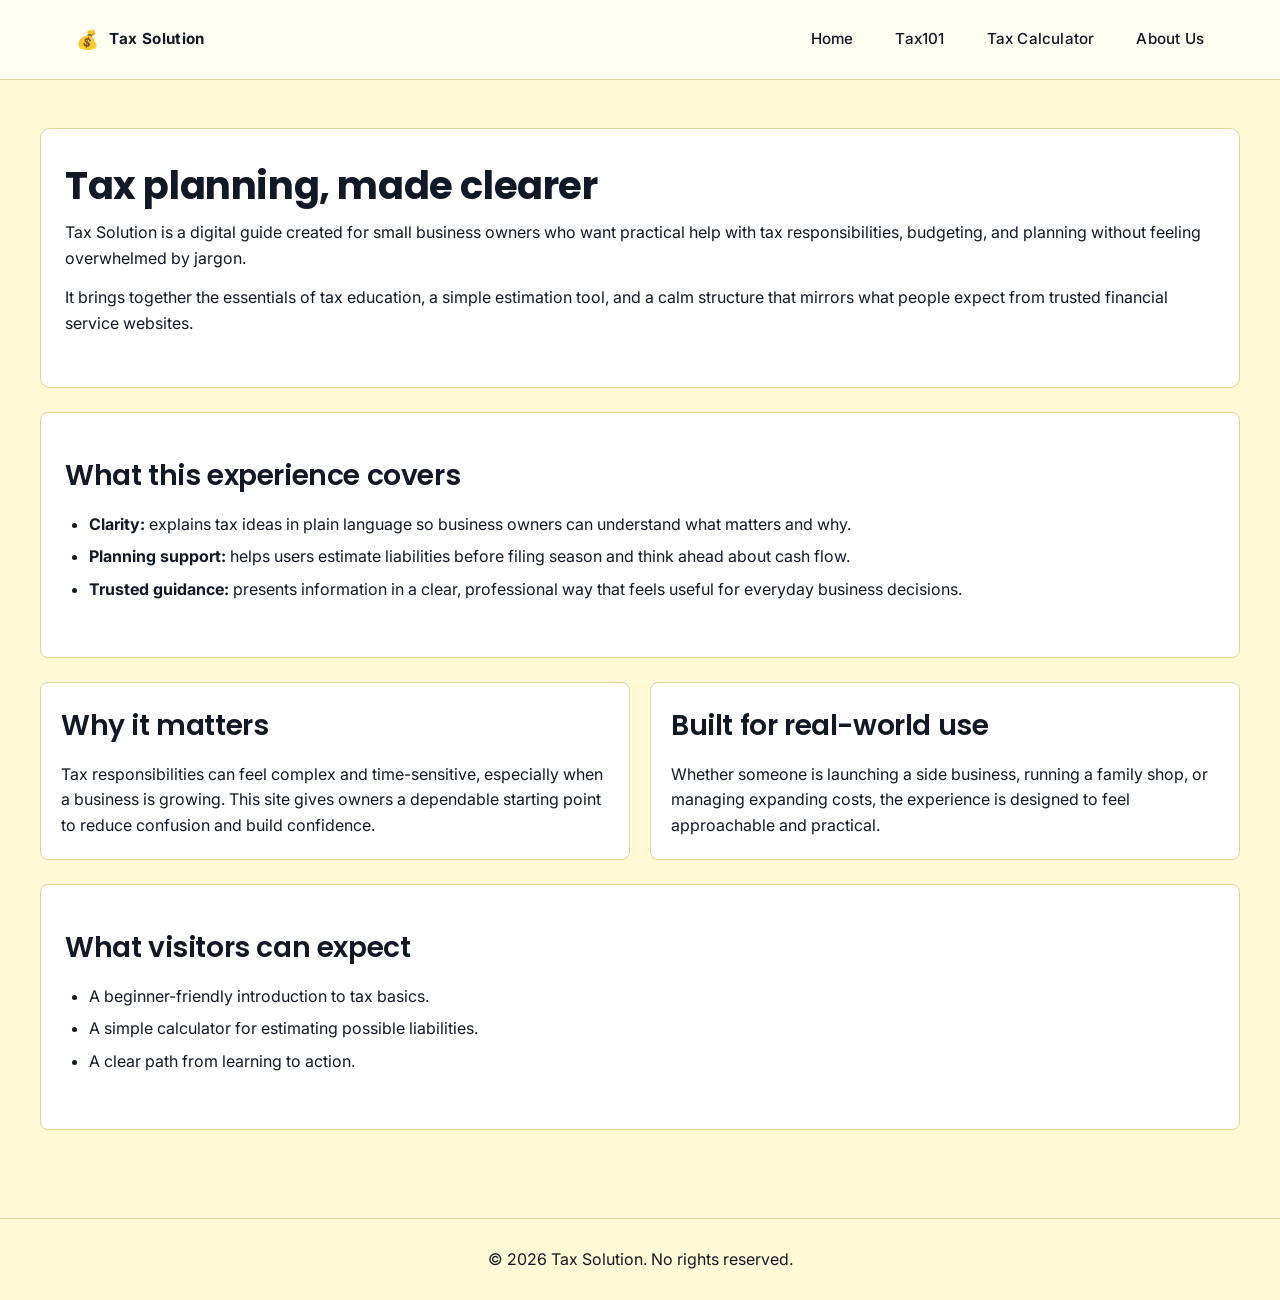
<file: index.html>
<!DOCTYPE html>
<html lang="en">
<head>
    <meta charset="UTF-8">
    <meta name="viewport" content="width=device-width, initial-scale=1.0">
    <meta name="description" content="Tax Solution helps business owners understand tax basics, estimate likely liabilities, and make smarter planning decisions with confidence.">
    <title>Tax Solution - Business Tax Support</title>
    <link rel="stylesheet" href="Appearance/styles.css">
</head>

<body>
    <header>
        <nav aria-label="Primary navigation">
            <div class="brand">
                <a class="logo" href="index.html">💰<span>Tax Solution</span></a>
            </div>
            <ul>
                <li><a href="index.html">Home</a></li>
                <li><a href="Structures/Tax101.html">Tax101</a></li>
                <li><a href="Structures/Tax-Calculator.html">Tax Calculator</a></li>
                <li><a href="Structures/about.html">About Us</a></li>
            </ul>
        </nav>
    </header>

    <main>
        <!-- #hero -->
        <section id="home" class="background-section">
            <h1>Tax planning, made clearer</h1>
            <p>Tax Solution is a digital guide created for small business owners who want practical help with tax responsibilities, budgeting, and planning without feeling overwhelmed by jargon.</p>
            <p>It brings together the essentials of tax education, a simple estimation tool, and a calm structure that mirrors what people expect from trusted financial service websites.</p>
        </section>

        <!-- #features -->
        <section id="services">
            <h2>What this experience covers</h2>
            <ul>
                <li><strong>Clarity:</strong> explains tax ideas in plain language so business owners can understand what matters and why.</li>
                <li><strong>Planning support:</strong> helps users estimate liabilities before filing season and think ahead about cash flow.</li>
                <li><strong>Trusted guidance:</strong> presents information in a clear, professional way that feels useful for everyday business decisions.</li>
            </ul>
        </section>

        <!-- #info -->
        <section id="about-contact" class="boxes-container">
            <div class="box about-box">
                <h2>Why it matters</h2>
                <p>Tax responsibilities can feel complex and time-sensitive, especially when a business is growing. This site gives owners a dependable starting point to reduce confusion and build confidence.</p>
            </div>
            <div class="box contact-box">
                <h2>Built for real-world use</h2>
                <p>Whether someone is launching a side business, running a family shop, or managing expanding costs, the experience is designed to feel approachable and practical.</p>
            </div>
        </section>

        <!-- #expectations -->
        <section id="background">
            <h2>What visitors can expect</h2>
            <ul>
                <li>A beginner-friendly introduction to tax basics.</li>
                <li>A simple calculator for estimating possible liabilities.</li> 
                <li>A clear path from learning to action.</li>
            </ul>
        </section>
    </main>

    <footer>
        <p>&copy; 2026 Tax Solution. No rights reserved.</p>
    </footer>
</body>
</html>
</file>
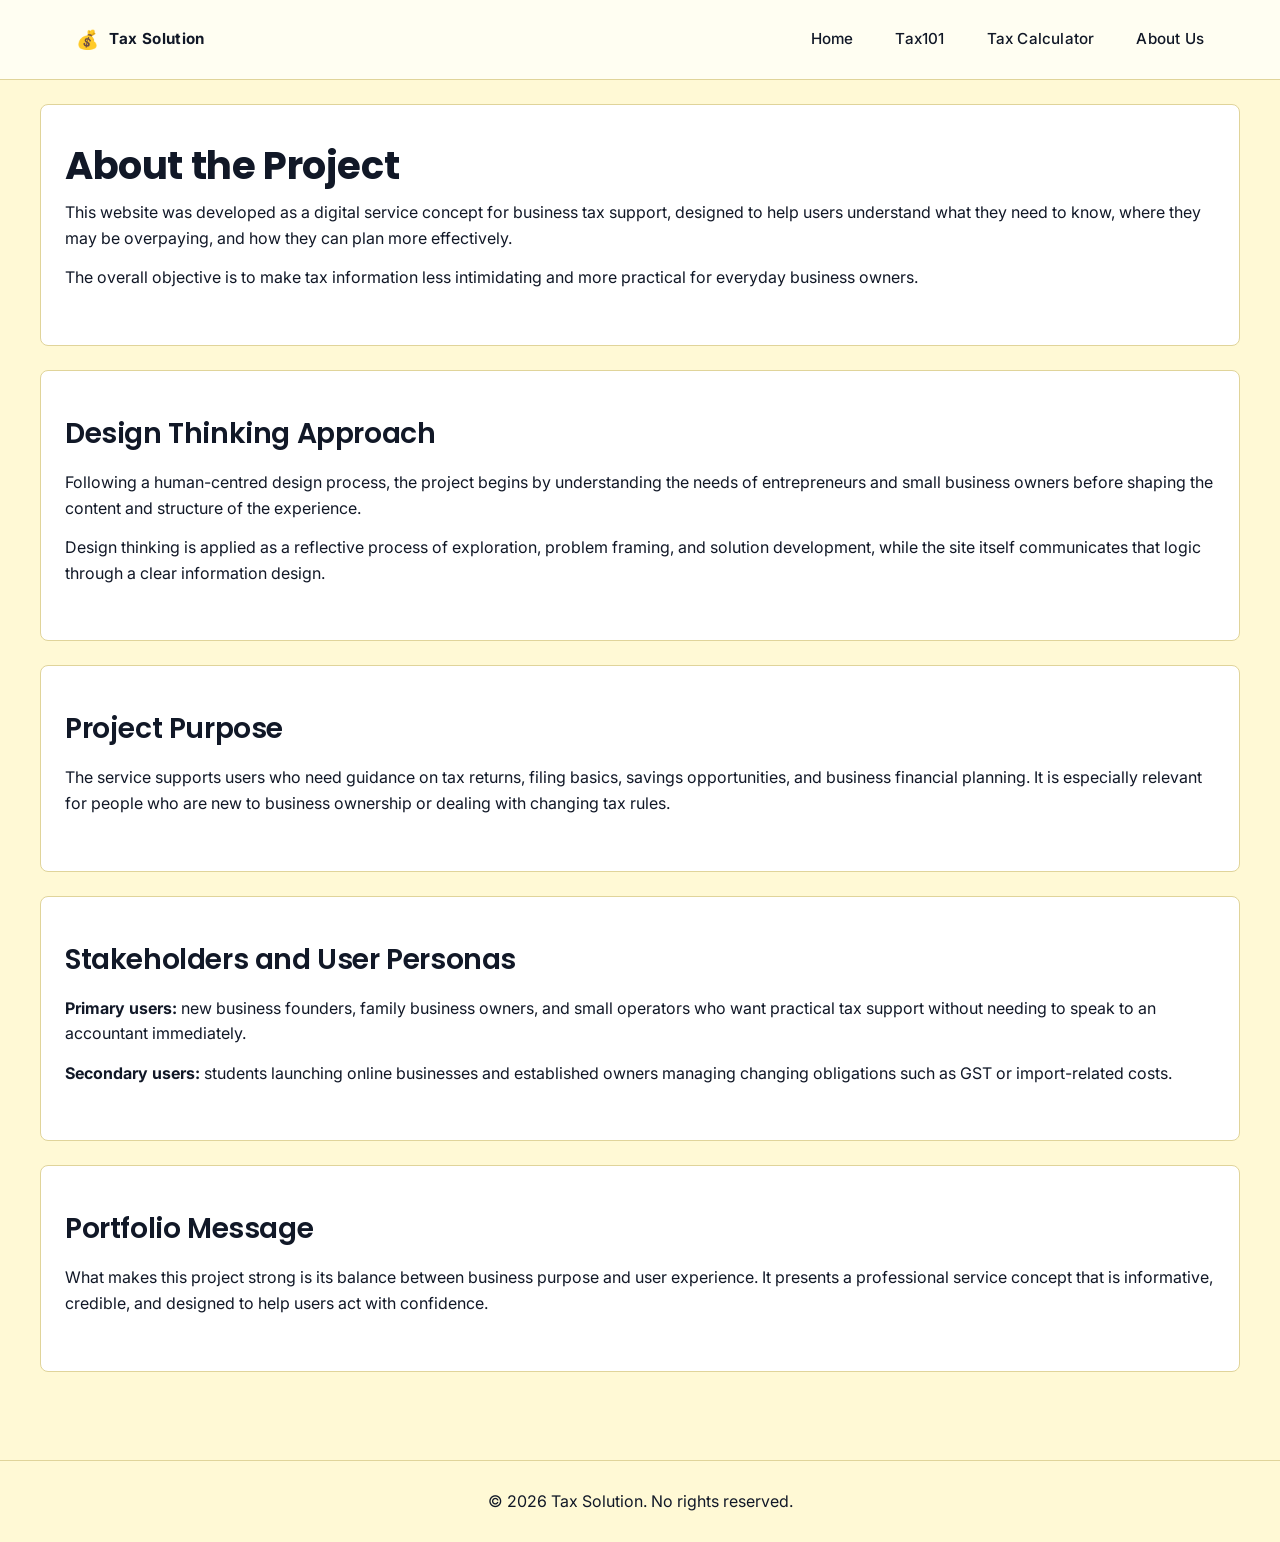
<file: about.html>
<!DOCTYPE html>
<html lang="en">
<head>
    <meta charset="UTF-8">
    <meta name="viewport" content="width=device-width, initial-scale=1.0">
    <meta name="description" content="Learn about Tax Solution, our mission, who we help, and how we make business tax topics easier to understand.">
    <title>Tax Solution - About Us</title>
    <link rel="stylesheet" href="Appearance/styles.css">
</head>
<body>
    <header>
        <nav aria-label="Primary navigation">
            <div class="brand">
                <a class="logo" href="index.html">💰<span>Tax Solution</span></a>
            </div>
            <ul>
                <li><a href="index.html">Home</a></li>
                <li><a href="Tax101.html">Tax101</a></li>
                <li><a href="Tax-Calculator.html">Tax Calculator</a></li>
                <li><a href="about.html">About Us</a></li>
            </ul>
        </nav>
    </header>

    <main>
        <section>
            <h1>About the Project</h1>
            <p>This website was developed as a digital service concept for business tax support, designed to help users understand what they need to know, where they may be overpaying, and how they can plan more effectively.</p>
            <p>The overall objective is to make tax information less intimidating and more practical for everyday business owners.</p>
        </section>

        <section>
            <h2>Design Thinking Approach</h2>
            <p>Following a human-centred design process, the project begins by understanding the needs of entrepreneurs and small business owners before shaping the content and structure of the experience.</p>
            <p>Design thinking is applied as a reflective process of exploration, problem framing, and solution development, while the site itself communicates that logic through a clear information design.</p>
        </section>

        <section>
            <h2>Project Purpose</h2>
            <p>The service supports users who need guidance on tax returns, filing basics, savings opportunities, and business financial planning. It is especially relevant for people who are new to business ownership or dealing with changing tax rules.</p>
        </section>

        <section>
            <h2>Stakeholders and User Personas</h2>
            <p><strong>Primary users:</strong> new business founders, family business owners, and small operators who want practical tax support without needing to speak to an accountant immediately.</p>
            <p><strong>Secondary users:</strong> students launching online businesses and established owners managing changing obligations such as GST or import-related costs.</p>
        </section>

        <section>
            <h2>Portfolio Message</h2>
            <p>What makes this project strong is its balance between business purpose and user experience. It presents a professional service concept that is informative, credible, and designed to help users act with confidence.</p>
        </section>
    </main>

    <footer>
        <p>&copy; 2026 Tax Solution. No rights reserved.</p>
    </footer>
</body>
</html>
</file>
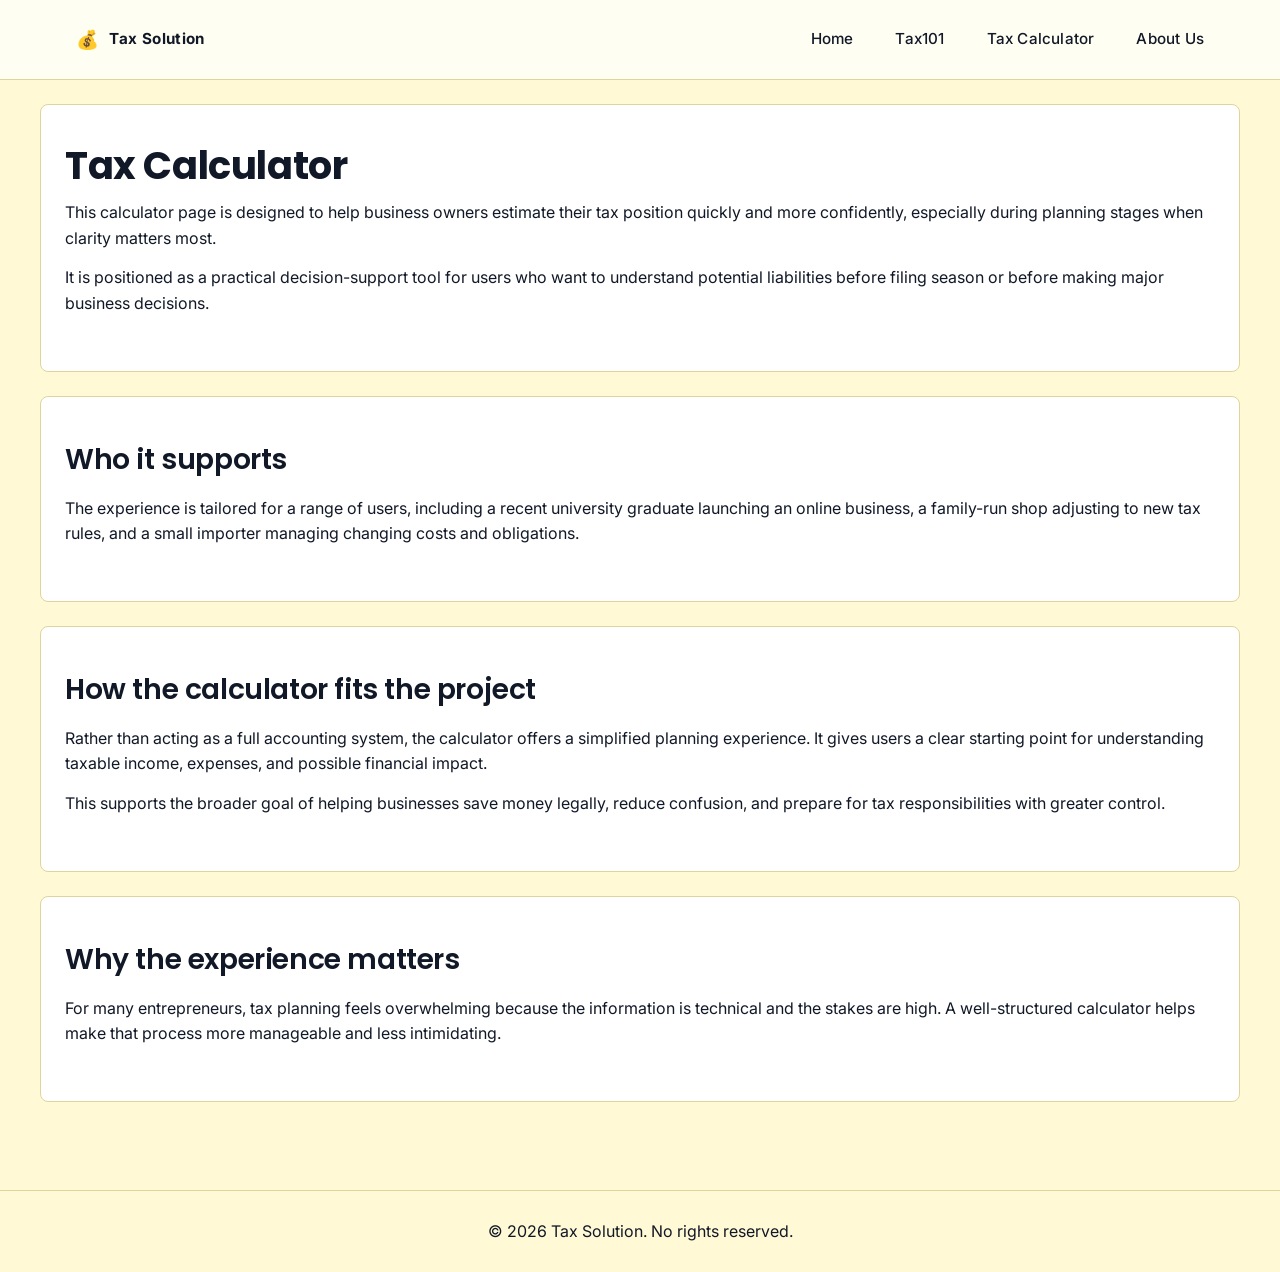
<file: Tax-Calculator.html>
<!DOCTYPE html>
<html lang="en">
<head>
    <meta charset="UTF-8">
    <meta name="viewport" content="width=device-width, initial-scale=1.0">
    <meta name="description" content="Estimate basic business tax liability, learn calculator tips, and understand how taxable income is calculated.">
    <title>Tax Solution - Tax Calculator</title>
    <link rel="stylesheet" href="Appearance/styles.css">
</head>
<body>
    <header>
        <nav aria-label="Primary navigation">
            <div class="brand">
                <a class="logo" href="index.html">💰<span>Tax Solution</span></a>
            </div>
            <ul>
                <li><a href="index.html">Home</a></li>
                <li><a href="Tax101.html">Tax101</a></li>
                <li><a href="Tax-Calculator.html">Tax Calculator</a></li>
                <li><a href="about.html">About Us</a></li>
            </ul>
        </nav>
    </header>

    <main>
        <section>
            <h1>Tax Calculator</h1>
            <p>This calculator page is designed to help business owners estimate their tax position quickly and more confidently, especially during planning stages when clarity matters most.</p>
            <p>It is positioned as a practical decision-support tool for users who want to understand potential liabilities before filing season or before making major business decisions.</p>
        </section>

        <section>
            <h2>Who it supports</h2>
            <p>The experience is tailored for a range of users, including a recent university graduate launching an online business, a family-run shop adjusting to new tax rules, and a small importer managing changing costs and obligations.</p>
        </section>

        <section>
            <h2>How the calculator fits the project</h2>
            <p>Rather than acting as a full accounting system, the calculator offers a simplified planning experience. It gives users a clear starting point for understanding taxable income, expenses, and possible financial impact.</p>
            <p>This supports the broader goal of helping businesses save money legally, reduce confusion, and prepare for tax responsibilities with greater control.</p>
        </section>

        <section>
            <h2>Why the experience matters</h2>
            <p>For many entrepreneurs, tax planning feels overwhelming because the information is technical and the stakes are high. A well-structured calculator helps make that process more manageable and less intimidating.</p>
        </section>
    </main>

    <footer>
        <p>&copy; 2026 Tax Solution. No rights reserved.</p>
    </footer>
</body>
</html>
</file>
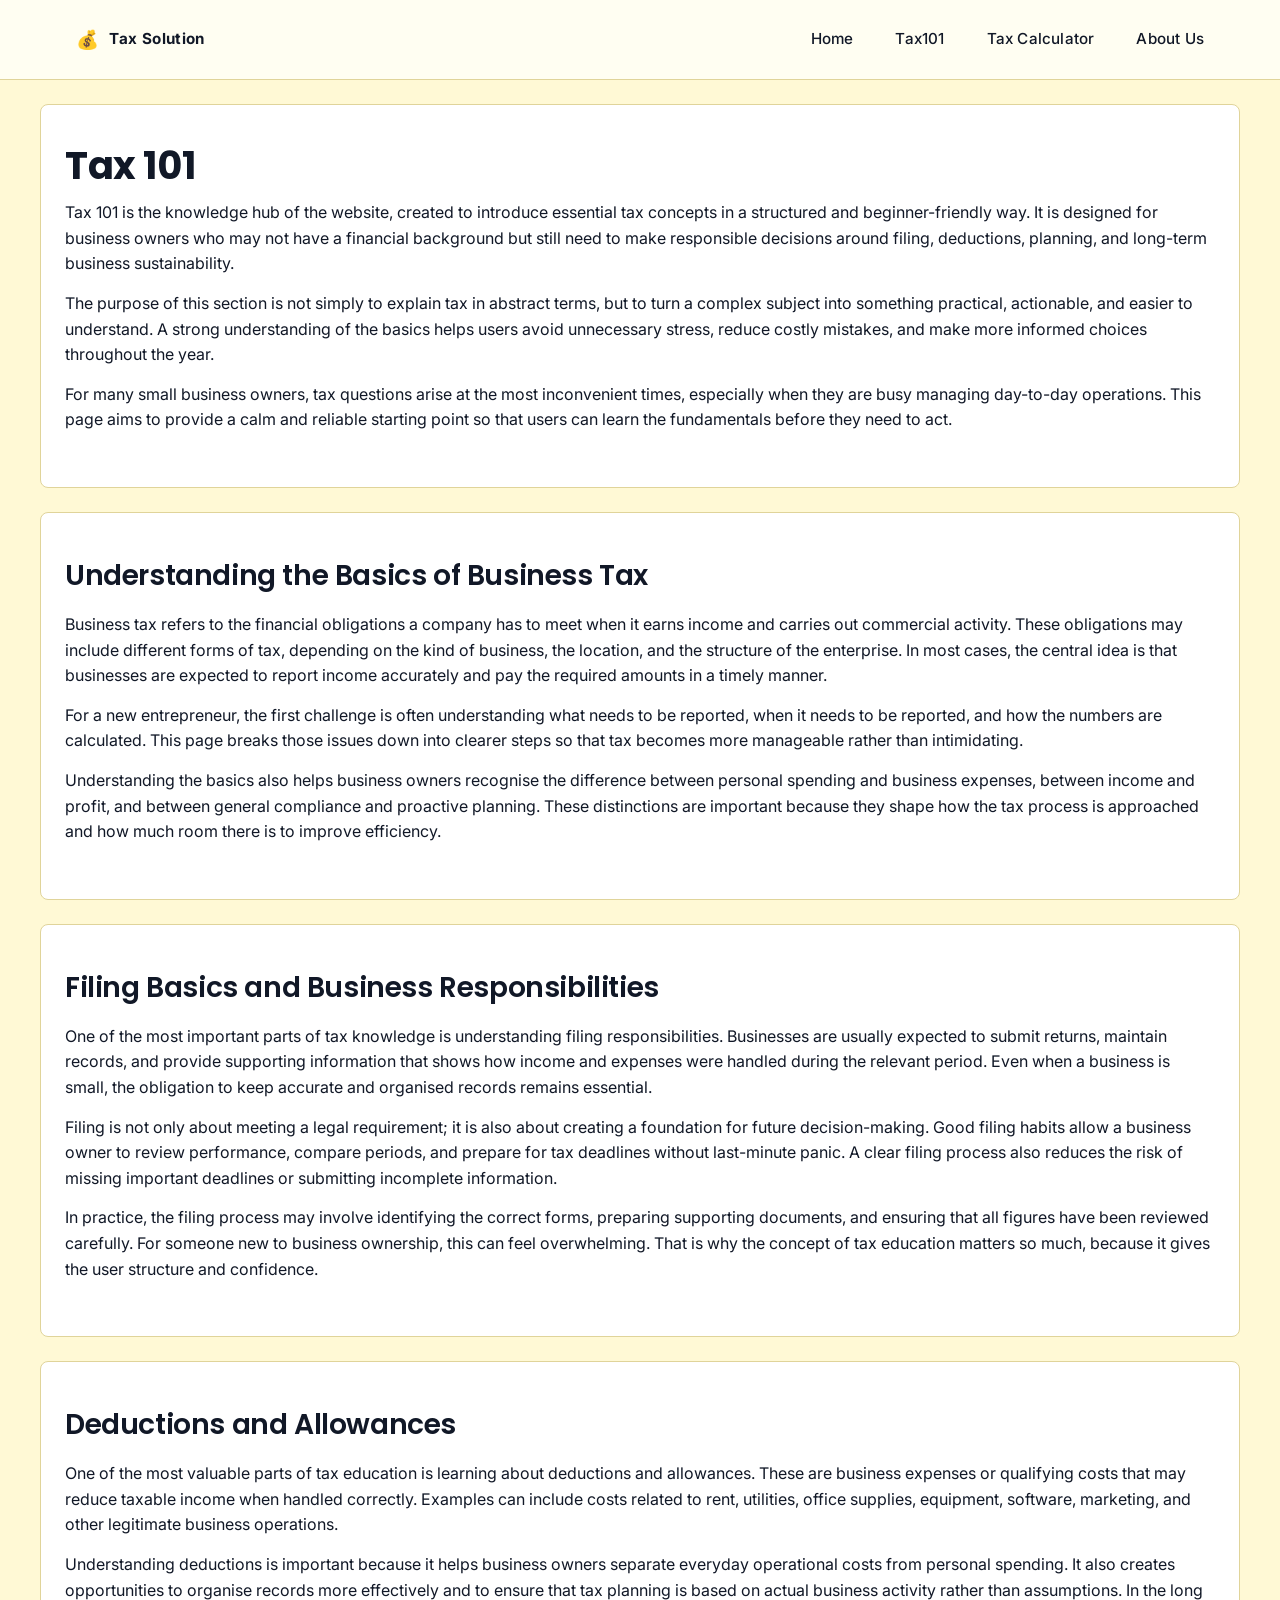
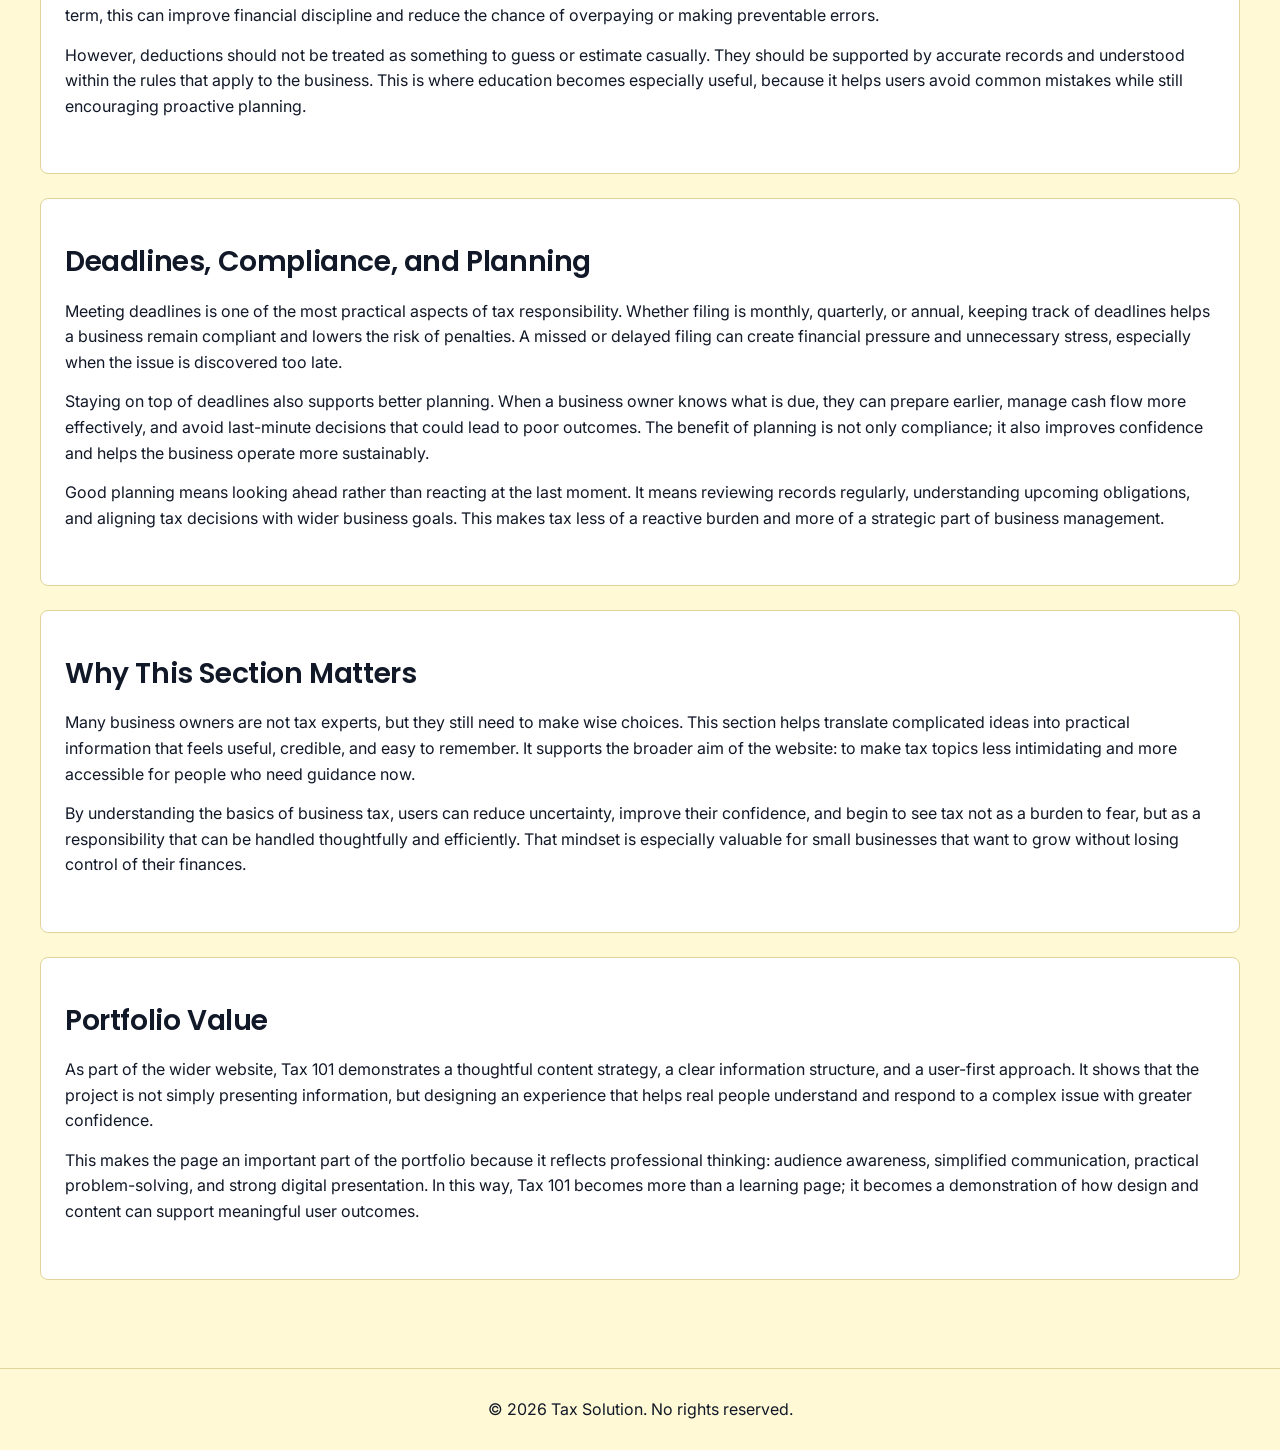
<file: Tax101.html>
<!DOCTYPE html>
<html lang="en">
<head>
    <meta charset="UTF-8">
    <meta name="viewport" content="width=device-width, initial-scale=1.0">
    <meta name="description" content="Business tax fundamentals for entrepreneurs, including filing basics, deductions, and important deadlines.">
    <title>Tax Solution - Tax 101</title>
    <link rel="stylesheet" href="Appearance/styles.css">
</head>
<body>
    <header>
        <nav aria-label="Primary navigation">
            <div class="brand">
                <a class="logo" href="index.html">💰<span>Tax Solution</span></a>
            </div>
            <ul>
                <li><a href="index.html">Home</a></li>
                <li><a href="Tax101.html">Tax101</a></li>
                <li><a href="Tax-Calculator.html">Tax Calculator</a></li>
                <li><a href="about.html">About Us</a></li>
            </ul>
        </nav>
    </header>

    <main>
        <section>
            <h1>Tax 101</h1>
            <p>Tax 101 is the knowledge hub of the website, created to introduce essential tax concepts in a structured and beginner-friendly way. It is designed for business owners who may not have a financial background but still need to make responsible decisions around filing, deductions, planning, and long-term business sustainability.</p>
            <p>The purpose of this section is not simply to explain tax in abstract terms, but to turn a complex subject into something practical, actionable, and easier to understand. A strong understanding of the basics helps users avoid unnecessary stress, reduce costly mistakes, and make more informed choices throughout the year.</p>
            <p>For many small business owners, tax questions arise at the most inconvenient times, especially when they are busy managing day-to-day operations. This page aims to provide a calm and reliable starting point so that users can learn the fundamentals before they need to act.</p>
        </section>

        <section>
            <h2>Understanding the Basics of Business Tax</h2>
            <p>Business tax refers to the financial obligations a company has to meet when it earns income and carries out commercial activity. These obligations may include different forms of tax, depending on the kind of business, the location, and the structure of the enterprise. In most cases, the central idea is that businesses are expected to report income accurately and pay the required amounts in a timely manner.</p>
            <p>For a new entrepreneur, the first challenge is often understanding what needs to be reported, when it needs to be reported, and how the numbers are calculated. This page breaks those issues down into clearer steps so that tax becomes more manageable rather than intimidating.</p>
            <p>Understanding the basics also helps business owners recognise the difference between personal spending and business expenses, between income and profit, and between general compliance and proactive planning. These distinctions are important because they shape how the tax process is approached and how much room there is to improve efficiency.</p>
        </section>

        <section>
            <h2>Filing Basics and Business Responsibilities</h2>
            <p>One of the most important parts of tax knowledge is understanding filing responsibilities. Businesses are usually expected to submit returns, maintain records, and provide supporting information that shows how income and expenses were handled during the relevant period. Even when a business is small, the obligation to keep accurate and organised records remains essential.</p>
            <p>Filing is not only about meeting a legal requirement; it is also about creating a foundation for future decision-making. Good filing habits allow a business owner to review performance, compare periods, and prepare for tax deadlines without last-minute panic. A clear filing process also reduces the risk of missing important deadlines or submitting incomplete information.</p>
            <p>In practice, the filing process may involve identifying the correct forms, preparing supporting documents, and ensuring that all figures have been reviewed carefully. For someone new to business ownership, this can feel overwhelming. That is why the concept of tax education matters so much, because it gives the user structure and confidence.</p>
        </section>

        <section>
            <h2>Deductions and Allowances</h2>
            <p>One of the most valuable parts of tax education is learning about deductions and allowances. These are business expenses or qualifying costs that may reduce taxable income when handled correctly. Examples can include costs related to rent, utilities, office supplies, equipment, software, marketing, and other legitimate business operations.</p>
            <p>Understanding deductions is important because it helps business owners separate everyday operational costs from personal spending. It also creates opportunities to organise records more effectively and to ensure that tax planning is based on actual business activity rather than assumptions. In the long term, this can improve financial discipline and reduce the chance of overpaying or making preventable errors.</p>
            <p>However, deductions should not be treated as something to guess or estimate casually. They should be supported by accurate records and understood within the rules that apply to the business. This is where education becomes especially useful, because it helps users avoid common mistakes while still encouraging proactive planning.</p>
        </section>

        <section>
            <h2>Deadlines, Compliance, and Planning</h2>
            <p>Meeting deadlines is one of the most practical aspects of tax responsibility. Whether filing is monthly, quarterly, or annual, keeping track of deadlines helps a business remain compliant and lowers the risk of penalties. A missed or delayed filing can create financial pressure and unnecessary stress, especially when the issue is discovered too late.</p>
            <p>Staying on top of deadlines also supports better planning. When a business owner knows what is due, they can prepare earlier, manage cash flow more effectively, and avoid last-minute decisions that could lead to poor outcomes. The benefit of planning is not only compliance; it also improves confidence and helps the business operate more sustainably.</p>
            <p>Good planning means looking ahead rather than reacting at the last moment. It means reviewing records regularly, understanding upcoming obligations, and aligning tax decisions with wider business goals. This makes tax less of a reactive burden and more of a strategic part of business management.</p>
        </section>

        <section>
            <h2>Why This Section Matters</h2>
            <p>Many business owners are not tax experts, but they still need to make wise choices. This section helps translate complicated ideas into practical information that feels useful, credible, and easy to remember. It supports the broader aim of the website: to make tax topics less intimidating and more accessible for people who need guidance now.</p>
            <p>By understanding the basics of business tax, users can reduce uncertainty, improve their confidence, and begin to see tax not as a burden to fear, but as a responsibility that can be handled thoughtfully and efficiently. That mindset is especially valuable for small businesses that want to grow without losing control of their finances.</p>
        </section>

        <section>
            <h2>Portfolio Value</h2>
            <p>As part of the wider website, Tax 101 demonstrates a thoughtful content strategy, a clear information structure, and a user-first approach. It shows that the project is not simply presenting information, but designing an experience that helps real people understand and respond to a complex issue with greater confidence.</p>
            <p>This makes the page an important part of the portfolio because it reflects professional thinking: audience awareness, simplified communication, practical problem-solving, and strong digital presentation. In this way, Tax 101 becomes more than a learning page; it becomes a demonstration of how design and content can support meaningful user outcomes.</p>
        </section>
    </main>

    <footer>
        <p>&copy; 2026 Tax Solution. No rights reserved.</p>
    </footer>
</body>
</html>
</file>
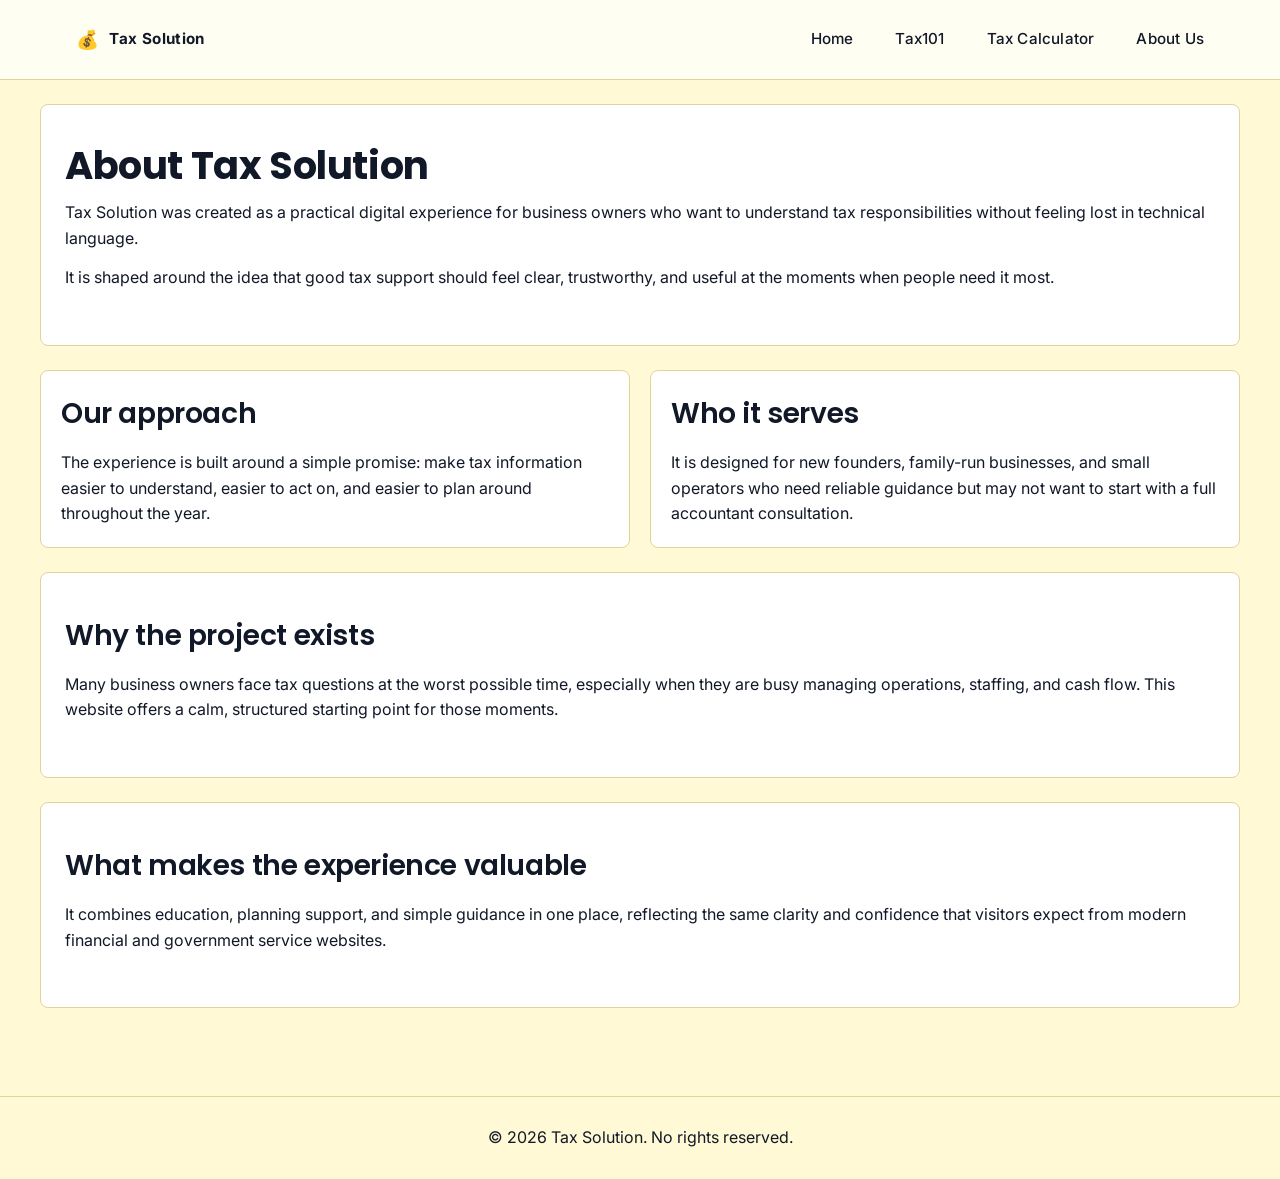
<file: Structures/about.html>
<!DOCTYPE html>
<html lang="en">
<head>
    <meta charset="UTF-8">
    <meta name="viewport" content="width=device-width, initial-scale=1.0">
    <meta name="description" content="Learn how Tax Solution was created to help small business owners understand tax responsibilities with confidence and clarity.">
    <title>Tax Solution - About Us</title>
    <link rel="stylesheet" href="../Appearance/styles.css">
</head>
<body>
    <header>
        <nav aria-label="Primary navigation">
            <div class="brand">
                <a class="logo" href="../index.html">💰<span>Tax Solution</span></a>
            </div>
            <ul>
                <li><a href="../index.html">Home</a></li>
                <li><a href="Tax101.html">Tax101</a></li>
                <li><a href="Tax-Calculator.html">Tax Calculator</a></li>
                <li><a href="about.html">About Us</a></li>
            </ul>
        </nav>
    </header>

    <main>
        <!-- #about -->
        <section>
            <h1>About Tax Solution</h1>
            <p>Tax Solution was created as a practical digital experience for business owners who want to understand tax responsibilities without feeling lost in technical language.</p>
            <p>It is shaped around the idea that good tax support should feel clear, trustworthy, and useful at the moments when people need it most.</p>
        </section>

        <!-- #approach -->
        <section class="boxes-container">
            <div class="box about-box">
                <h2>Our approach</h2>
                <p>The experience is built around a simple promise: make tax information easier to understand, easier to act on, and easier to plan around throughout the year.</p>
            </div>
            <div class="box contact-box">
                <h2>Who it serves</h2>
                <p>It is designed for new founders, family-run businesses, and small operators who need reliable guidance but may not want to start with a full accountant consultation.</p>
            </div>
        </section>

        <!-- #purpose -->
        <section>
            <h2>Why the project exists</h2>
            <p>Many business owners face tax questions at the worst possible time, especially when they are busy managing operations, staffing, and cash flow. This website offers a calm, structured starting point for those moments.</p>
        </section>

        <!-- #value -->
        <section>
            <h2>What makes the experience valuable</h2>
            <p>It combines education, planning support, and simple guidance in one place, reflecting the same clarity and confidence that visitors expect from modern financial and government service websites.</p>
        </section>
    </main>

    <footer>
        <p>&copy; 2026 Tax Solution. No rights reserved.</p>
    </footer>
</body>
</html>
</file>
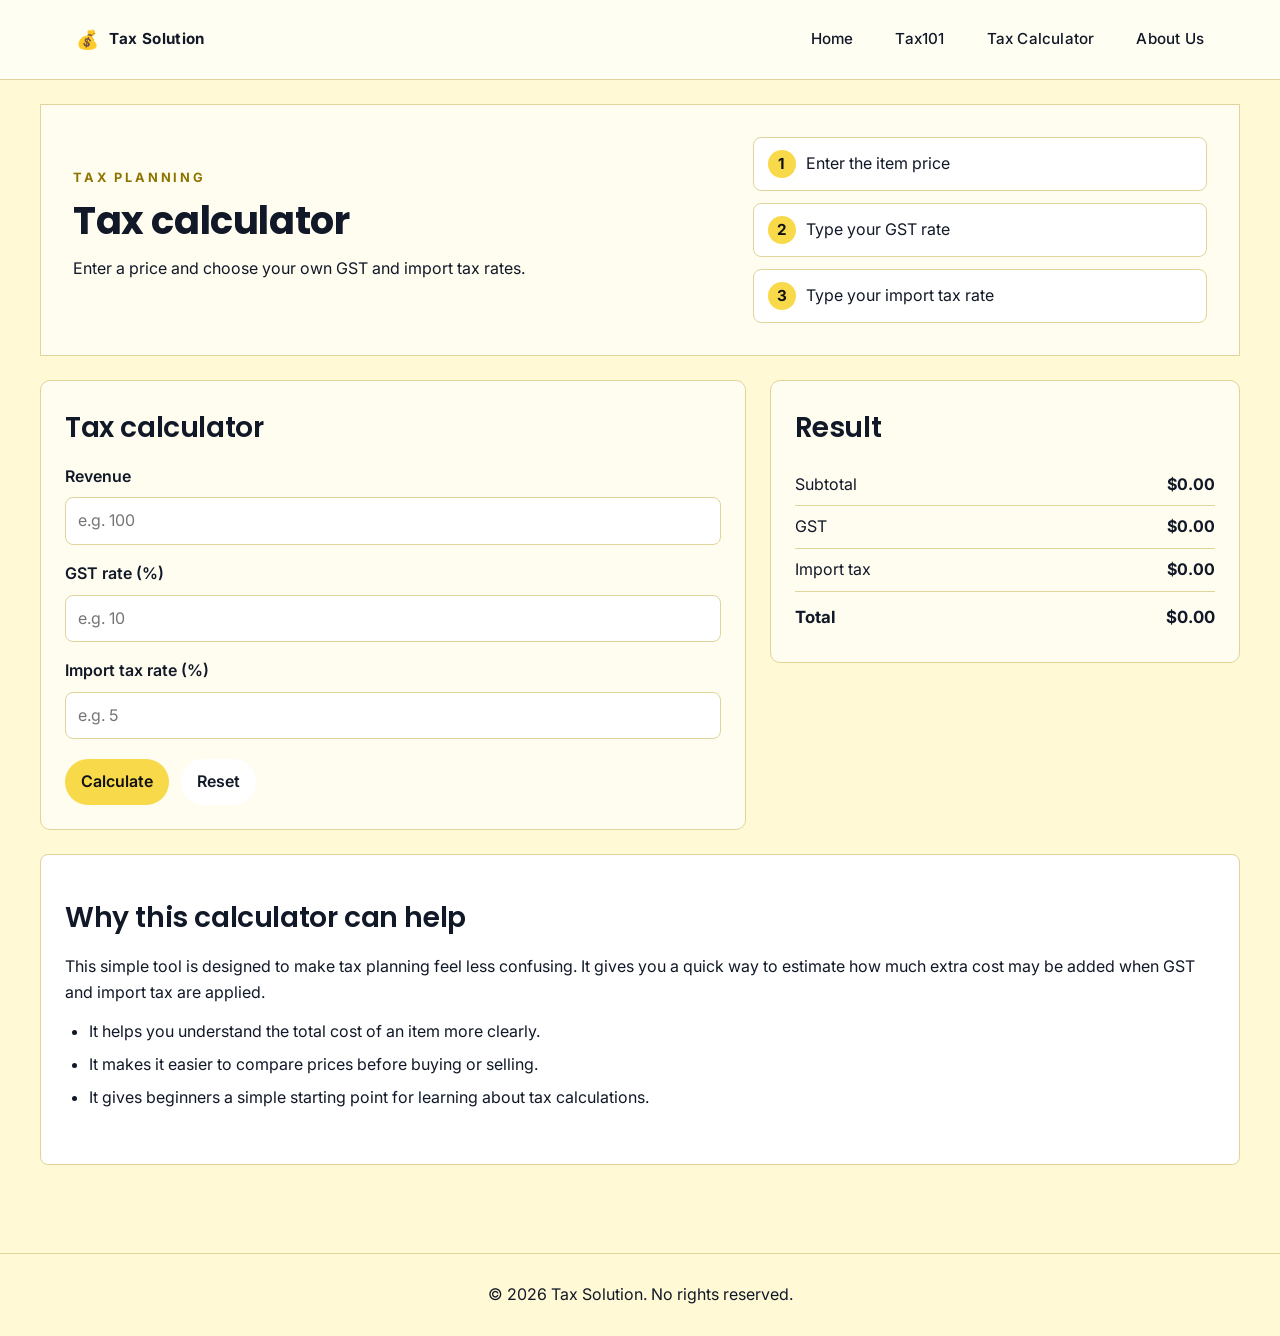
<file: Structures/Tax-Calculator.html>
<!DOCTYPE html>
<html lang="en">
<head>
    <meta charset="UTF-8">
    <meta name="viewport" content="width=device-width, initial-scale=1.0">
    <meta name="description" content="See how Tax Solution helps business owners estimate tax responsibilities through a simple planning-focused calculator experience.">
    <title>Tax Solution - Tax Calculator</title>
    <link rel="stylesheet" href="../Appearance/styles.css">
</head>
<body>
    <header>
        <nav aria-label="Primary navigation">
            <div class="brand">
                <a class="logo" href="../index.html">💰<span>Tax Solution</span></a>
            </div>
            <ul>
                <li><a href="../index.html">Home</a></li>
                <li><a href="Tax101.html">Tax101</a></li>
                <li><a href="Tax-Calculator.html">Tax Calculator</a></li>
                <li><a href="about.html">About Us</a></li>
            </ul>
        </nav>
    </header>

    <main>
        <section class="page-shell">
            <div class="hero-panel">
                <div>
                    <p class="eyebrow">Tax planning</p>
                    <h1>Tax calculator</h1>
                    <p>Enter a price and choose your own GST and import tax rates.</p>
                </div>
                <div class="hero-highlights">
                    <div class="mini-card"><strong>1</strong><span>Enter the item price</span></div>
                    <div class="mini-card"><strong>2</strong><span>Type your GST rate</span></div>
                    <div class="mini-card"><strong>3</strong><span>Type your import tax rate</span></div>
                </div>
            </div>
        </section>

        <section id="calculator-form" class="calculator-shell">
            <div class="calculator-grid">
                <div class="calculator-card">
                    <h2>Tax calculator</h2>

                    <form class="calculator-form">
                        <div class="form-group">
                            <label for="item-price">Revenue</label>
                            <input type="number" id="item-price" name="item-price" placeholder="e.g. 100" min="0" step="0.01">
                        </div>

                        <div class="form-group">
                            <label for="gst-rate">GST rate (%)</label>
                            <input type="number" id="gst-rate" name="gst-rate" placeholder="e.g. 10" min="0" step="0.1">
                        </div>

                        <div class="form-group">
                            <label for="import-rate">Import tax rate (%)</label>
                            <input type="number" id="import-rate" name="import-rate" placeholder="e.g. 5" min="0" step="0.1">
                        </div>

                        <div class="form-actions">
                            <button type="button" class="btn" id="calculate-btn">Calculate</button>
                            <button type="reset" class="btn btn-secondary">Reset</button>
                        </div>
                    </form>
                </div>

                <div class="result-card">
                    <h2>Result</h2>
                    <div class="result-row"><span>Subtotal</span><strong id="subtotal-value">$0.00</strong></div>
                    <div class="result-row"><span>GST</span><strong id="gst-value">$0.00</strong></div>
                    <div class="result-row"><span>Import tax</span><strong id="import-value">$0.00</strong></div>
                    <div class="result-row total"><span>Total</span><strong id="total-value">$0.00</strong></div>
                </div>
            </div>
        </section>

        <section>
            <h2>Why this calculator can help</h2>
            <p>This simple tool is designed to make tax planning feel less confusing. It gives you a quick way to estimate how much extra cost may be added when GST and import tax are applied.</p>
            <ul>
                <li>It helps you understand the total cost of an item more clearly.</li>
                <li>It makes it easier to compare prices before buying or selling.</li>
                <li>It gives beginners a simple starting point for learning about tax calculations.</li>
            </ul>
        </section>
    </main>

    <footer>
        <p>&copy; 2026 Tax Solution. No rights reserved.</p>
    </footer>

    <script src="../Logic/script.js"></script>
</body>
</html>
</file>
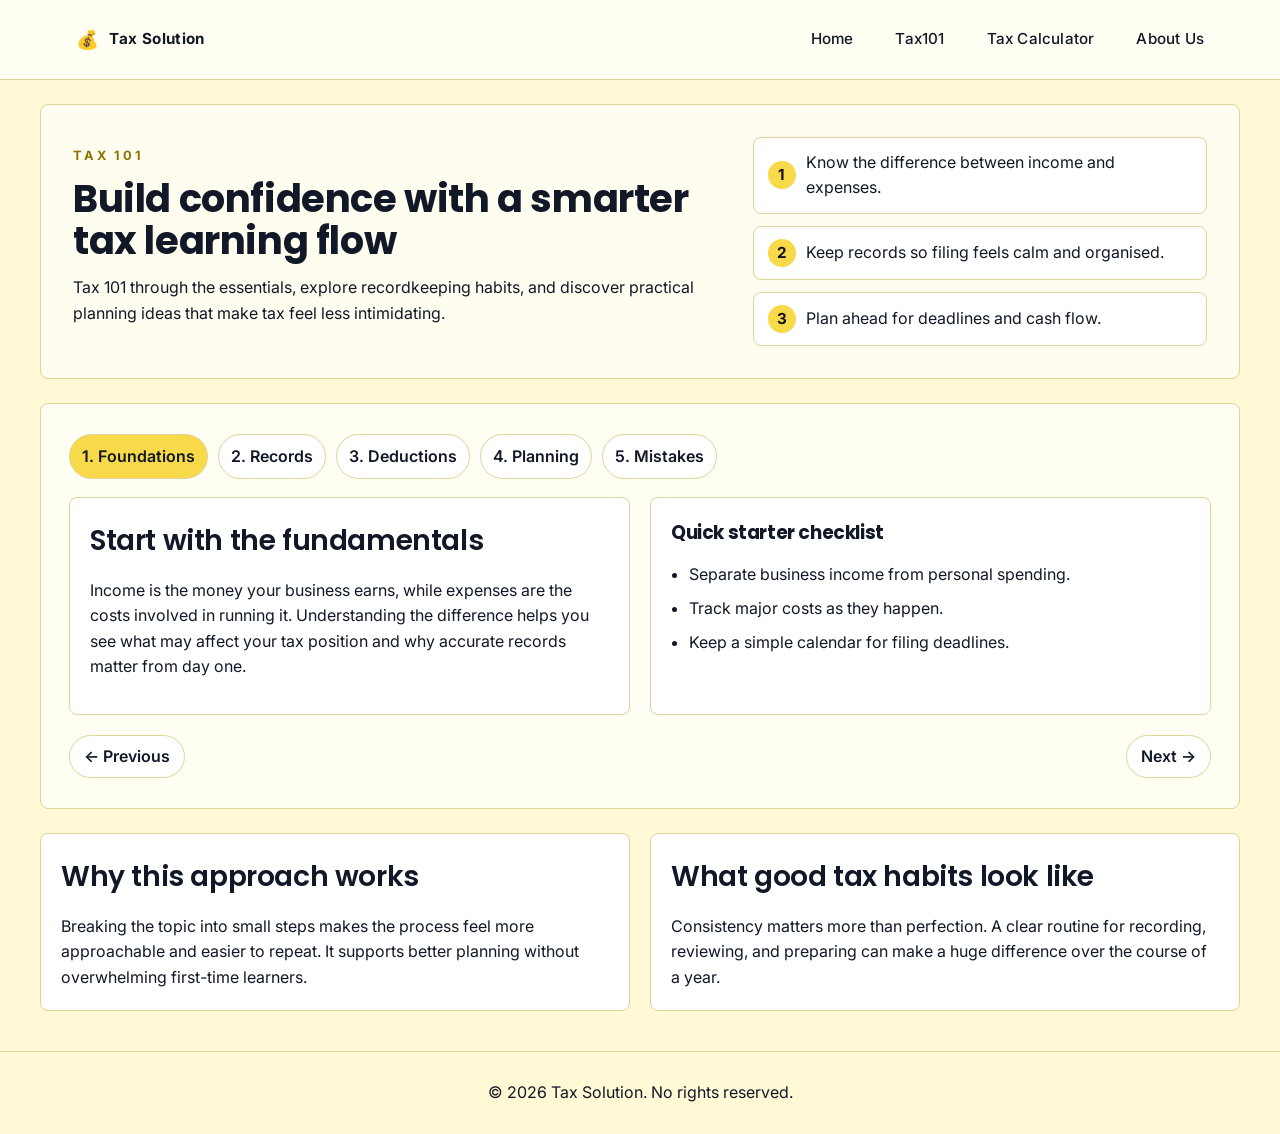
<file: Structures/Tax101.html>
<!DOCTYPE html>
<html lang="en">
<head>
    <meta charset="UTF-8">
    <meta name="viewport" content="width=device-width, initial-scale=1.0">
    <meta name="description" content="A beginner-friendly guide to business tax basics, filing essentials, deductions, and planning habits.">
    <title>Tax Solution - Tax 101</title>
    <link rel="stylesheet" href="../Appearance/styles.css">
</head>
<body>
    <header>
        <nav aria-label="Primary navigation">
            <div class="brand">
                <a class="logo" href="../index.html">💰<span>Tax Solution</span></a>
            </div>
            <ul>
                <li><a href="../index.html">Home</a></li>
                <li><a href="Tax101.html">Tax101</a></li>
                <li><a href="Tax-Calculator.html">Tax Calculator</a></li>
                <li><a href="about.html">About Us</a></li>
            </ul>
        </nav>
    </header>

    <main class="page-shell">
        <section class="hero-panel">
            <div class="hero-copy">
                <p class="eyebrow">Tax 101</p>
                <h1>Build confidence with a smarter tax learning flow</h1>
                <p>Tax 101 through the essentials, explore recordkeeping habits, and discover practical planning ideas that make tax feel less intimidating.</p>
            </div>
            <div class="hero-highlights">
                <div class="mini-card"><strong>1</strong><span>Know the difference between income and expenses.</span></div>
                <div class="mini-card"><strong>2</strong><span>Keep records so filing feels calm and organised.</span></div>
                <div class="mini-card"><strong>3</strong><span>Plan ahead for deadlines and cash flow.</span></div>
            </div>
        </section>

        <section class="switcher-section">
            <div class="switcher-controls" role="tablist" aria-label="Tax 101 learning topics">
                <button class="switcher-btn active" type="button" data-panel="basics" aria-selected="true">1. Foundations</button>
                <button class="switcher-btn" type="button" data-panel="records" aria-selected="false">2. Records</button>
                <button class="switcher-btn" type="button" data-panel="deductions" aria-selected="false">3. Deductions</button>
                <button class="switcher-btn" type="button" data-panel="planning" aria-selected="false">4. Planning</button>
                <button class="switcher-btn" type="button" data-panel="mistakes" aria-selected="false">5. Mistakes</button>
            </div>

            <div class="switcher-panels">
                <article class="switcher-panel active" id="basics">
                    <div class="panel-grid">
                        <div class="card">
                            <h2>Start with the fundamentals</h2>
                            <p>Income is the money your business earns, while expenses are the costs involved in running it. Understanding the difference helps you see what may affect your tax position and why accurate records matter from day one.</p>
                        </div>
                        <div class="card">
                            <h3>Quick starter checklist</h3>
                            <ul class="checklist">
                                <li>Separate business income from personal spending.</li>
                                <li>Track major costs as they happen.</li>
                                <li>Keep a simple calendar for filing deadlines.</li>
                            </ul>
                        </div>
                    </div>
                </article>

                <article class="switcher-panel" id="records">
                    <div class="panel-grid">
                        <div class="card">
                            <h2>Why records are your best tool</h2>
                            <p>Good recordkeeping turns tax time from a scramble into a controlled process. Receipts, invoices, bank statements, and notes make it easier to support claims and spot patterns in your business finances.</p>
                        </div>
                        <div class="card">
                            <h3>Best habits to build</h3>
                            <ul class="checklist">
                                <li>Save receipts in a consistent folder or app.</li>
                                <li>Review transactions weekly instead of waiting for tax season.</li>
                                <li>Keep your records date order and easy to search.</li>
                            </ul>
                        </div>
                    </div>
                </article>

                <article class="switcher-panel" id="deductions">
                    <div class="panel-grid">
                        <div class="card">
                            <h2>Deductions can lower your taxable amount</h2>
                            <p>When a cost is genuinely connected to your business, it may be deductible. The key is to keep evidence, understand the rules, and avoid claiming expenses that are personal or unsupported.</p>
                        </div>
                        <div class="card">
                            <h3>Examples that often matter</h3>
                            <ul class="checklist">
                                <li>Office supplies and software subscriptions.</li>
                                <li>Travel and delivery costs tied to the business.</li>
                                <li>Professional services such as accounting support.</li>
                            </ul>
                        </div>
                    </div>
                </article>

                <article class="switcher-panel" id="planning">
                    <div class="panel-grid">
                        <div class="card">
                            <h2>Planning turns stress into control</h2>
                            <p>Strong planning means reviewing cash flow, setting aside money for obligations, and checking your business position before deadlines arrive. It is far easier to make smart decisions when tax is treated as an ongoing activity.</p>
                        </div>
                        <div class="card">
                            <h3>Practical planning ideas</h3>
                            <ul class="checklist">
                                <li>Set aside a percentage of income regularly.</li>
                                <li>Revisit your numbers monthly.</li>
                                <li>Use simple forecasts to prepare for slow months.</li>
                            </ul>
                        </div>
                    </div>
                </article>

                <article class="switcher-panel" id="mistakes">
                    <div class="panel-grid">
                        <div class="card">
                            <h2>Common mistakes are easier to avoid</h2>
                            <p>New business owners often mix personal and business spending, forget to keep documentation, or underestimate how quickly deadlines can appear. The best protection is a simple rhythm: record, review, and confirm.</p>
                        </div>
                        <div class="card">
                            <h3>Watch out for these</h3>
                            <ul class="checklist">
                                <li>Missing receipts for claimed costs.</li>
                                <li>Late submissions caused by poor planning.</li>
                                <li>Confusing business expenses with personal purchases.</li>
                            </ul>
                        </div>
                    </div>
                    <div class="quote-card">
                        <p><strong>Remember:</strong> tax confidence grows when your records are organised, your questions are clear, and your habits stay consistent.</p>
                    </div>
                </article>
            </div>

            <div class="panel-footer">
                <button class="switcher-nav-btn" type="button" data-nav="prev">← Previous</button>
                <button class="switcher-nav-btn" type="button" data-nav="next">Next →</button>
            </div>
        </section>

        <section class="boxes-container">
            <div class="box about-box">
                <h2>Why this approach works</h2>
                <p>Breaking the topic into small steps makes the process feel more approachable and easier to repeat. It supports better planning without overwhelming first-time learners.</p>
            </div>
            <div class="box contact-box">
                <h2>What good tax habits look like</h2>
                <p>Consistency matters more than perfection. A clear routine for recording, reviewing, and preparing can make a huge difference over the course of a year.</p>
            </div>
        </section>
    </main>

    <footer>
        <p>&copy; 2026 Tax Solution. No rights reserved.</p>
    </footer>

    <script src="../Logic/script.js"></script>
</body>
</html>
</file>
<file: Appearance/styles.css>
@import url('https://fonts.googleapis.com/css2?family=Poppins:wght@500;600;700&family=Inter:wght@400;500;600&display=swap');

/* Home page, about page, calculator page, and Tax101 page */
:root {
    --bg: #fff9d5;
    --surface: #ffffff;
    --surface-2: #fffef3;
    --accent: #f7d94a;
    --border: #e0d49a;
    --text: #111827;
    --radius: 8px;
    color-scheme: light;
    font-family: 'Inter', -apple-system, BlinkMacSystemFont, 'Segoe UI', 'Helvetica Neue', sans-serif;
    color: var(--text);
    background: var(--bg);
}

* { box-sizing: border-box; }

html, body {
    margin: 0;
    min-height: 100%;
    background: var(--bg);
    color: var(--text);
    -webkit-font-smoothing: antialiased;
    -moz-osx-font-smoothing: grayscale;
}

body {
    display: flex;
    flex-direction: column;
    line-height: 1.6;
}

a { color: var(--text); text-decoration: none; }

button, input, select, textarea { font: inherit; }

/* Navigation bar */
header {
    position: sticky;
    top: 0;
    z-index: 1000;
    background: #fffef2;
    border-bottom: 1px solid var(--border);
    margin-bottom: 24px;
}

nav {
    max-width: 1200px;
    margin: 0 auto;
    padding: 12px 24px;
    display: flex;
    align-items: center;
    justify-content: space-between;
    gap: 16px;
}

.brand { display: flex; align-items: center; gap: 10px; }

.brand .logo {
    display: inline-flex;
    align-items: center;
    gap: 10px;
    font-size: 1.15rem;
    font-weight: 700;
    letter-spacing: 0.02em;
    color: var(--text);
}

.brand .logo span { font-size: 0.95rem; }

nav ul {
    display: flex;
    flex-wrap: wrap;
    gap: 18px;
    list-style: none;
    margin: 0;
    padding: 0;
}

/* Navigation link styling */
nav a {
    display: inline-block;
    padding: 8px 12px;
    font-weight: 500;
    font-size: 0.95rem;
    letter-spacing: 0.2px;
    border-radius: 8px;
    color: var(--text);
}

nav a:hover {
    background: rgba(247,217,74,0.16);
}

/* Main page layout */
main {
    width: 100%;
    padding: 0 24px 48px;
}

section {
    width: 100%;
    max-width: 1200px;
    margin: 0 auto;
    padding: 40px 24px;
    background: var(--surface);
    border: 1px solid var(--border);
    border-radius: var(--radius);
} 

section + section { margin-top: 24px; }

.page-shell { padding: 0; background: transparent; border: none; box-shadow: none; }

/* Calculator page */
.calculator-shell { padding: 0; background: transparent; border: none; box-shadow: none; }

.calculator-grid {
    display: grid;
    grid-template-columns: 1.2fr 0.8fr;
    gap: 24px;
    align-items: start;
}

.calculator-card,
.result-card {
    background: #fffdf0;
    border: 1px solid var(--border);
    border-radius: 10px;
    padding: 24px;
}

.calculator-form {
    display: grid;
    gap: 16px;
}

.form-group {
    display: grid;
    gap: 8px;
}

.form-group label {
    font-weight: 600;
}

.form-actions {
    display: flex;
    flex-wrap: wrap;
    gap: 12px;
    margin-top: 4px;
}

.muted {
    color: #6b7280;
}

.result-row {
    display: flex;
    justify-content: space-between;
    align-items: center;
    padding: 8px 0;
    border-bottom: 1px solid var(--border);
}

.result-row.total {
    font-size: 1.05rem;
    font-weight: 700;
    border-bottom: none;
    padding-top: 12px;
}

button:disabled {
    cursor: not-allowed;
    opacity: 0.65;
}

.hero-panel {
    display: grid;
    grid-template-columns: 1.3fr 0.9fr;
    gap: 24px;
    align-items: center;
    padding: 32px 32px;
    background: #fffdf0;
    border: 1px solid var(--border);
}

/* Home page */
.eyebrow {
    display: inline-flex;
    align-items: center;
    gap: 8px;
    margin-bottom: 12px;
    font-size: 0.8rem;
    font-weight: 700;
    letter-spacing: 0.22em;
    text-transform: uppercase;
    color: #8f7300;
}

.btn {
    display: inline-block;
    background: var(--accent);
    color: #111;
    padding: 10px 16px;
    border-radius: 999px;
    font-weight: 600;
    border: none;
    text-decoration: none;
    cursor: pointer;
}

.btn:hover {
    background: #f3c72d;
}

.btn-secondary {
    background: var(--surface);
    color: var(--text);
}

.hero-highlights {
    display: grid;
    gap: 12px;
}

.mini-card {
    display: flex;
    align-items: center;
    gap: 10px;
    padding: 12px 14px;
    background: #fff;
    border: 1px solid var(--border);
    border-radius: 8px;
}

.mini-card strong {
    display: inline-flex;
    align-items: center;
    justify-content: center;
    width: 28px;
    height: 28px;
    border-radius: 999px;
    background: var(--accent);
    color: #111;
    font-size: 0.95rem;
}

/* Tax101 page */
.switcher-section {
    padding: 30px 28px;
    background: var(--surface-2);
}

.switcher-controls {
    display: flex;
    flex-wrap: wrap;
    gap: 10px;
    margin-bottom: 18px;
}

.switcher-btn {
    border: 1px solid var(--border);
    background: #fff;
    color: var(--text);
    padding: 9px 12px;
    border-radius: 999px;
    cursor: pointer;
    font-weight: 600;
}

.switcher-btn:hover,
.switcher-btn.active {
    background: var(--accent);
    border-color: var(--border);
}

.switcher-panels {
    position: relative;
}

.switcher-panel {
    display: none;
}

.switcher-panel.active {
    display: block;
}

.panel-grid {
    display: grid;
    grid-template-columns: repeat(2, minmax(0, 1fr));
    gap: 20px;
}

/* Content box styling */
.card {
    padding: 20px;
    background: var(--surface);
    border: 1px solid var(--border);
    border-radius: 8px;
}

.card h3 { margin-top: 0; }

.checklist {
    padding-left: 18px;
    margin: 0;
}

.checklist li {
    margin-bottom: 8px;
}

.quote-card {
    margin-top: 16px;
    padding: 18px 20px;
    border-left: 4px solid var(--accent);
    background: rgba(247,217,74,0.14);
    border-radius: 0 12px 12px 0;
}

.panel-footer {
    display: flex;
    align-items: center;
    justify-content: space-between;
    gap: 12px;
    margin-top: 20px;
}

.switcher-nav-btn {
    border: 1px solid var(--border);
    background: var(--surface);
    color: var(--text);
    padding: 8px 14px;
    border-radius: 999px;
    cursor: pointer;
    font-weight: 600;
}

.status-pill {
    padding: 8px 12px;
    border-radius: 999px;
    background: rgba(247,217,74,0.18);
    color: #6b5600;
    font-size: 0.95rem;
    font-weight: 600;
}

.boxes-container {
    display: grid;
    grid-template-columns: repeat(2, minmax(0, 1fr));
    gap: 20px;
    padding: 0;
    margin-top: 24px;
    background: transparent;
    border: none;
    box-shadow: none;
}

/* Side-by-side feature boxes */
.boxes-container .box {
    display: flex;
    flex-direction: column;
    justify-content: start;
    background: #ffffff;
    border: 1px solid var(--border);
    padding: 20px;
    border-radius: 8px;
}

.boxes-container .box > :last-child { margin-bottom: 0; }
.boxes-container h2 { margin-top: 0; }

.background-section { background: var(--surface); border: 1px solid var(--border); padding: 36px 24px; margin-top: 24px; border-radius: 10px; }

/* Heading styles */
h1, h2, h3, h4, h5 {
    font-family: 'Poppins', -apple-system, BlinkMacSystemFont, 'Segoe UI', 'Helvetica Neue', sans-serif;
    color: var(--text);
    margin: 0 0 14px;
    font-weight: 700;
    letter-spacing: -0.4px;
}

h1 { font-size: clamp(2.2rem, 3vw, 3.2rem); line-height: 1.08; }

h2 { font-size: clamp(1.5rem, 2.2vw, 2rem); font-weight: 600; }

p, ul { color: var(--text); margin: 0 0 14px 0; }

ul { padding-left: 24px; }

li { margin: 0.45rem 0; }

/* Footer */
footer {
    display: block;
    width: 100%;
    background: var(--bg);
    color: var(--text);
    text-align: center;
    padding: 28px 24px;
    margin-top: 40px;
    border-top: 1px solid var(--border);
}

footer p { margin: 0; }

/* Forms and buttons */
input[type="text"], input[type="number"], textarea, select {
    width: 100%;
    padding: 10px 12px;
    border: 1px solid var(--border);
    border-radius: 8px;
    background: #fff;
    color: var(--text);
}

button:focus-visible,
a:focus-visible {
    outline: 2px solid rgba(247,217,74,0.6);
    outline-offset: 2px;
}

/* Mobile view */
@media (max-width: 900px) {
    .hero-panel { grid-template-columns: 1fr; }
    .panel-grid { grid-template-columns: 1fr; }
    .calculator-grid { grid-template-columns: 1fr; }
}

@media (max-width: 768px) {
    main { padding: 0 16px 40px; }
    nav { padding: 14px 16px; }
    section { padding: 40px 16px; }
    nav ul { gap: 12px; }
    .hero-panel { padding: 28px 20px; }
    .switcher-section { padding: 26px 18px; }
    .panel-footer { flex-direction: column; align-items: flex-start; }
    .boxes-container { grid-template-columns: 1fr; }
}
</file>
